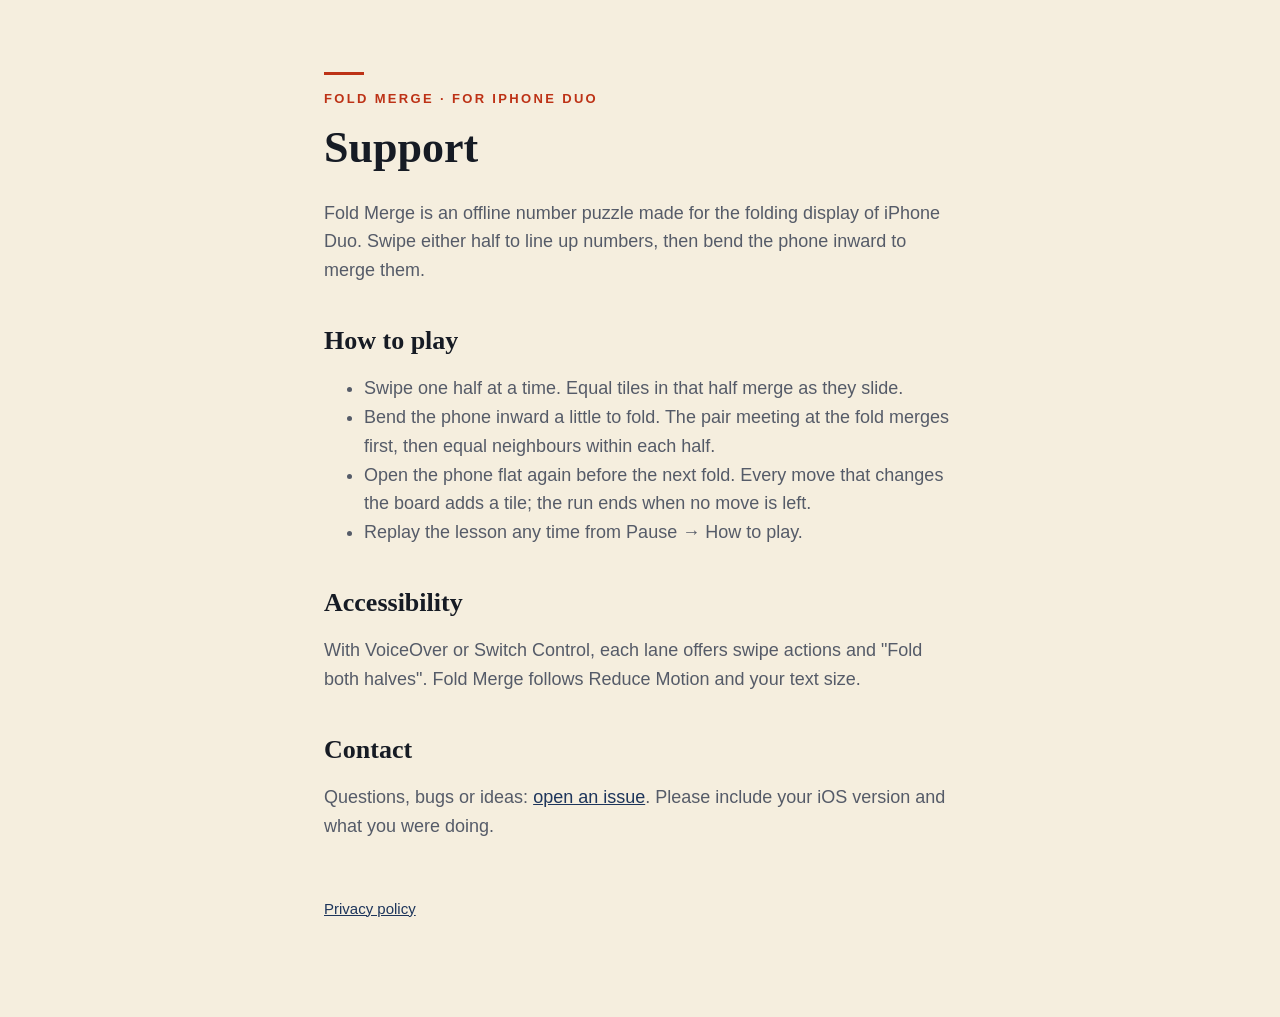
<file: index.html>
<!doctype html>
<html lang="en"><head><meta charset="utf-8"><meta name="viewport" content="width=device-width, initial-scale=1">
<title>Fold Merge support</title><link rel="stylesheet" href="style.css"></head>
<body><main>
<div class="rule"></div><div class="eyebrow">Fold Merge · for iPhone Duo</div>
<h1>Support</h1>
<p>Fold Merge is an offline number puzzle made for the folding display of iPhone Duo. Swipe either half to line up numbers, then bend the phone inward to merge them.</p>
<h2>How to play</h2>
<ul>
<li>Swipe one half at a time. Equal tiles in that half merge as they slide.</li>
<li>Bend the phone inward a little to fold. The pair meeting at the fold merges first, then equal neighbours within each half.</li>
<li>Open the phone flat again before the next fold. Every move that changes the board adds a tile; the run ends when no move is left.</li>
<li>Replay the lesson any time from Pause → How to play.</li>
</ul>
<h2>Accessibility</h2>
<p>With VoiceOver or Switch Control, each lane offers swipe actions and "Fold both halves". Fold Merge follows Reduce Motion and your text size.</p>
<h2>Contact</h2>
<p>Questions, bugs or ideas: <a href="https://github.com/woke/fold-merge-support/issues/new">open an issue</a>. Please include your iOS version and what you were doing.</p>
<nav><a href="privacy-policy.html">Privacy policy</a></nav>
</main></body></html>
</file>
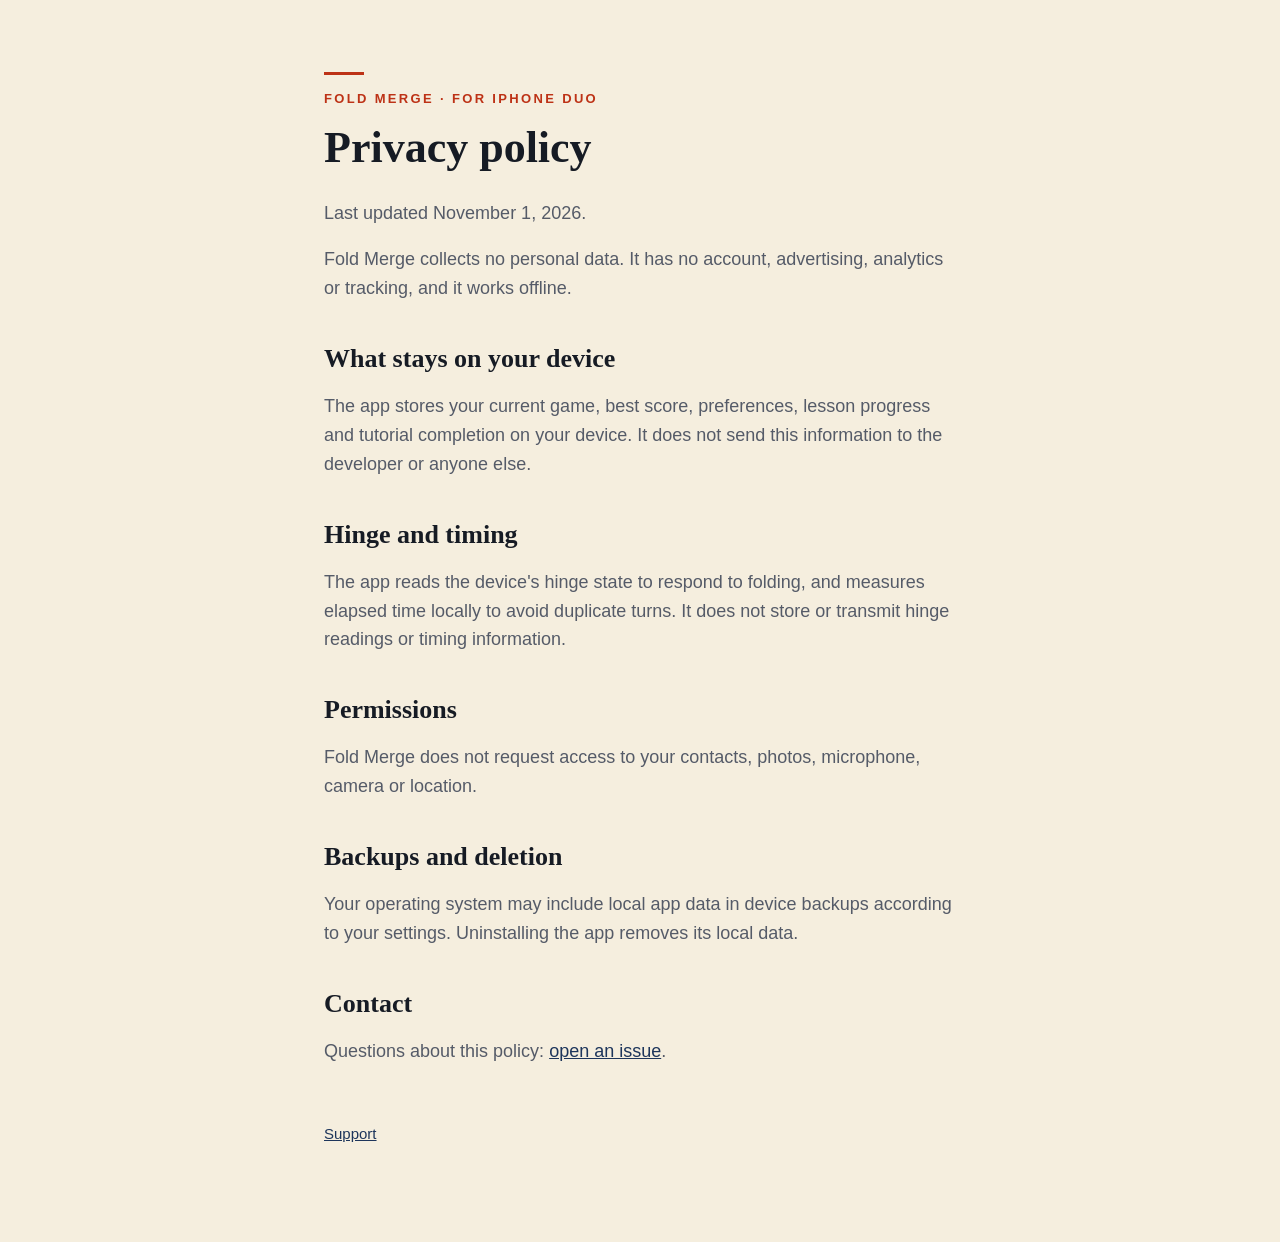
<file: privacy-policy.html>
<!doctype html>
<html lang="en"><head><meta charset="utf-8"><meta name="viewport" content="width=device-width, initial-scale=1">
<title>Fold Merge privacy policy</title><link rel="stylesheet" href="style.css"></head>
<body><main>
<div class="rule"></div><div class="eyebrow">Fold Merge · for iPhone Duo</div>
<h1>Privacy policy</h1>
<p>Last updated November 1, 2026.</p>
<p>Fold Merge collects no personal data. It has no account, advertising, analytics or tracking, and it works offline.</p>
<h2>What stays on your device</h2>
<p>The app stores your current game, best score, preferences, lesson progress and tutorial completion on your device. It does not send this information to the developer or anyone else.</p>
<h2>Hinge and timing</h2>
<p>The app reads the device's hinge state to respond to folding, and measures elapsed time locally to avoid duplicate turns. It does not store or transmit hinge readings or timing information.</p>
<h2>Permissions</h2>
<p>Fold Merge does not request access to your contacts, photos, microphone, camera or location.</p>
<h2>Backups and deletion</h2>
<p>Your operating system may include local app data in device backups according to your settings. Uninstalling the app removes its local data.</p>
<h2>Contact</h2>
<p>Questions about this policy: <a href="https://github.com/woke/fold-merge-support/issues/new">open an issue</a>.</p>
<nav><a href="index.html">Support</a></nav>
</main></body></html>
</file>
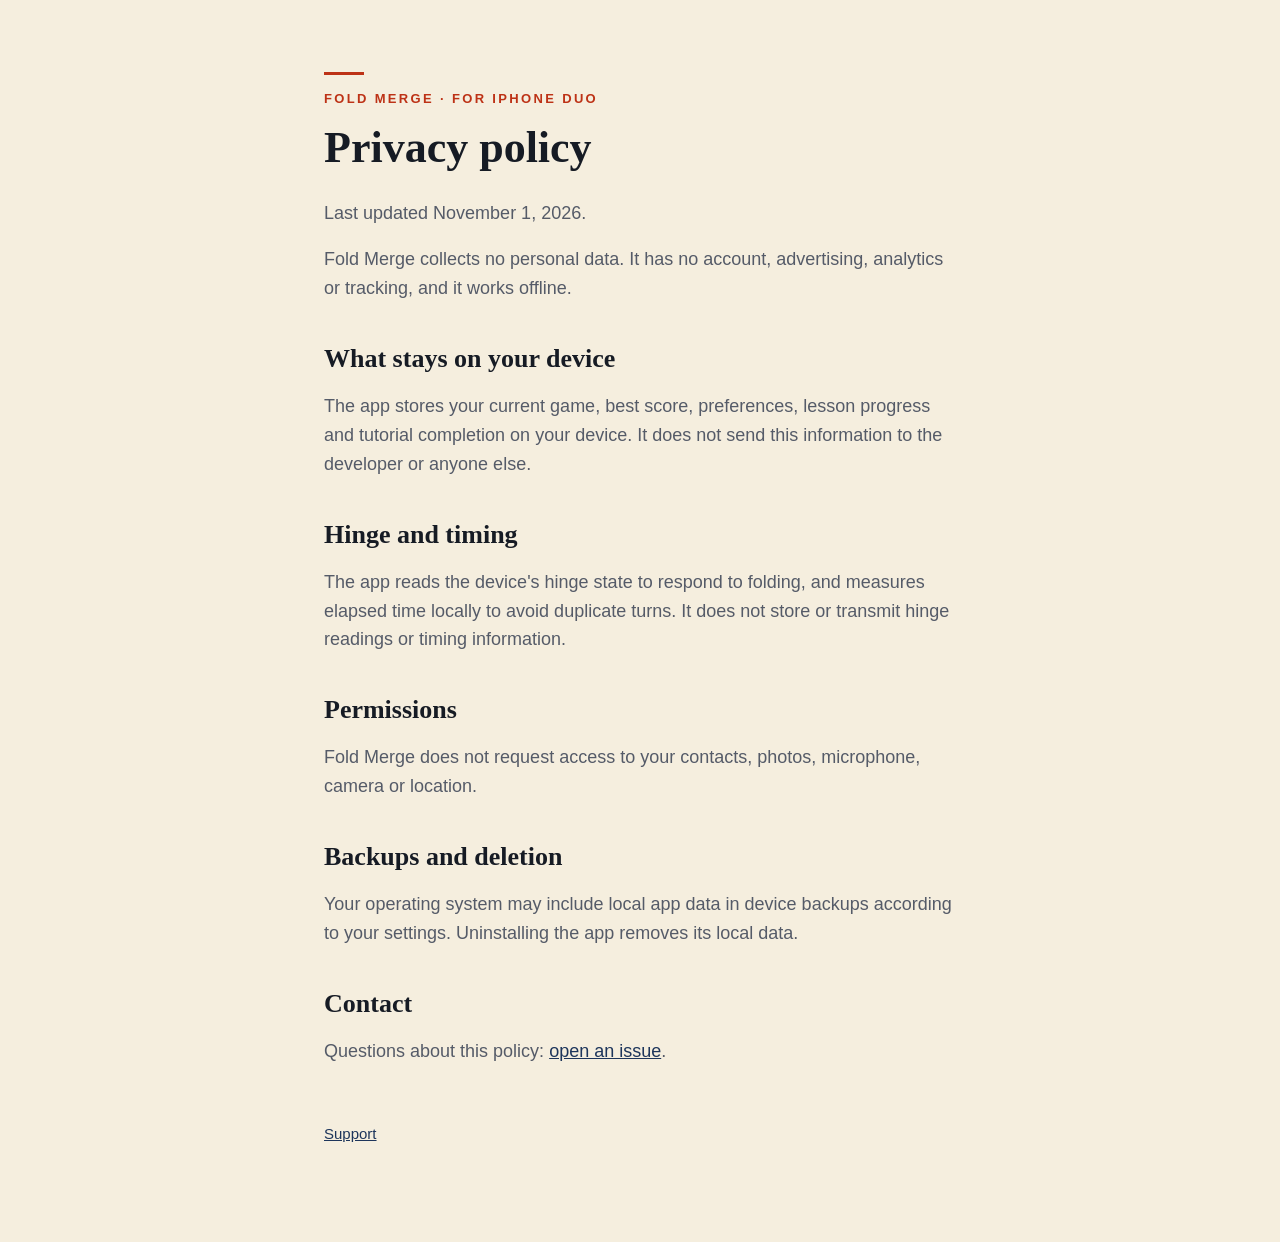
<file: privacy.html>
<!doctype html>
<html lang="en"><head><meta charset="utf-8"><meta name="viewport" content="width=device-width, initial-scale=1">
<title>Fold Merge privacy policy</title><link rel="stylesheet" href="style.css"></head>
<body><main>
<div class="rule"></div><div class="eyebrow">Fold Merge · for iPhone Duo</div>
<h1>Privacy policy</h1>
<p>Last updated November 1, 2026.</p>
<p>Fold Merge collects no personal data. It has no account, advertising, analytics or tracking, and it works offline.</p>
<h2>What stays on your device</h2>
<p>The app stores your current game, best score, preferences, lesson progress and tutorial completion on your device. It does not send this information to the developer or anyone else.</p>
<h2>Hinge and timing</h2>
<p>The app reads the device's hinge state to respond to folding, and measures elapsed time locally to avoid duplicate turns. It does not store or transmit hinge readings or timing information.</p>
<h2>Permissions</h2>
<p>Fold Merge does not request access to your contacts, photos, microphone, camera or location.</p>
<h2>Backups and deletion</h2>
<p>Your operating system may include local app data in device backups according to your settings. Uninstalling the app removes its local data.</p>
<h2>Contact</h2>
<p>Questions about this policy: <a href="https://github.com/woke/fold-merge-site/issues/new">open an issue</a>.</p>
<nav><a href="index.html">Support</a></nav>
</main></body></html>
</file>
<file: style.css>
:root { --paper: #f5eede; --ink: #161b24; --muted: #555b68; --accent: #bd3216; --field: #1d355b; }
* { box-sizing: border-box; }
body { margin: 0; background: var(--paper); color: var(--ink); font: 18px/1.6 -apple-system, BlinkMacSystemFont, "Helvetica Neue", sans-serif; }
main { max-width: 680px; margin: 0 auto; padding: 72px 24px 96px; }
.eyebrow { color: var(--accent); font-size: 13px; font-weight: 600; letter-spacing: .18em; text-transform: uppercase; }
.rule { width: 40px; height: 3px; background: var(--accent); margin-bottom: 14px; }
h1, h2 { font-family: "Hiragino Mincho ProN", "Yu Mincho", "New York", Georgia, serif; font-weight: 600; line-height: 1.2; }
h1 { font-size: 44px; margin: 12px 0 24px; }
h2 { font-size: 26px; margin: 40px 0 8px; }
p, li { color: var(--muted); }
a { color: var(--field); }
nav { margin-top: 56px; font-size: 15px; }
</file>
